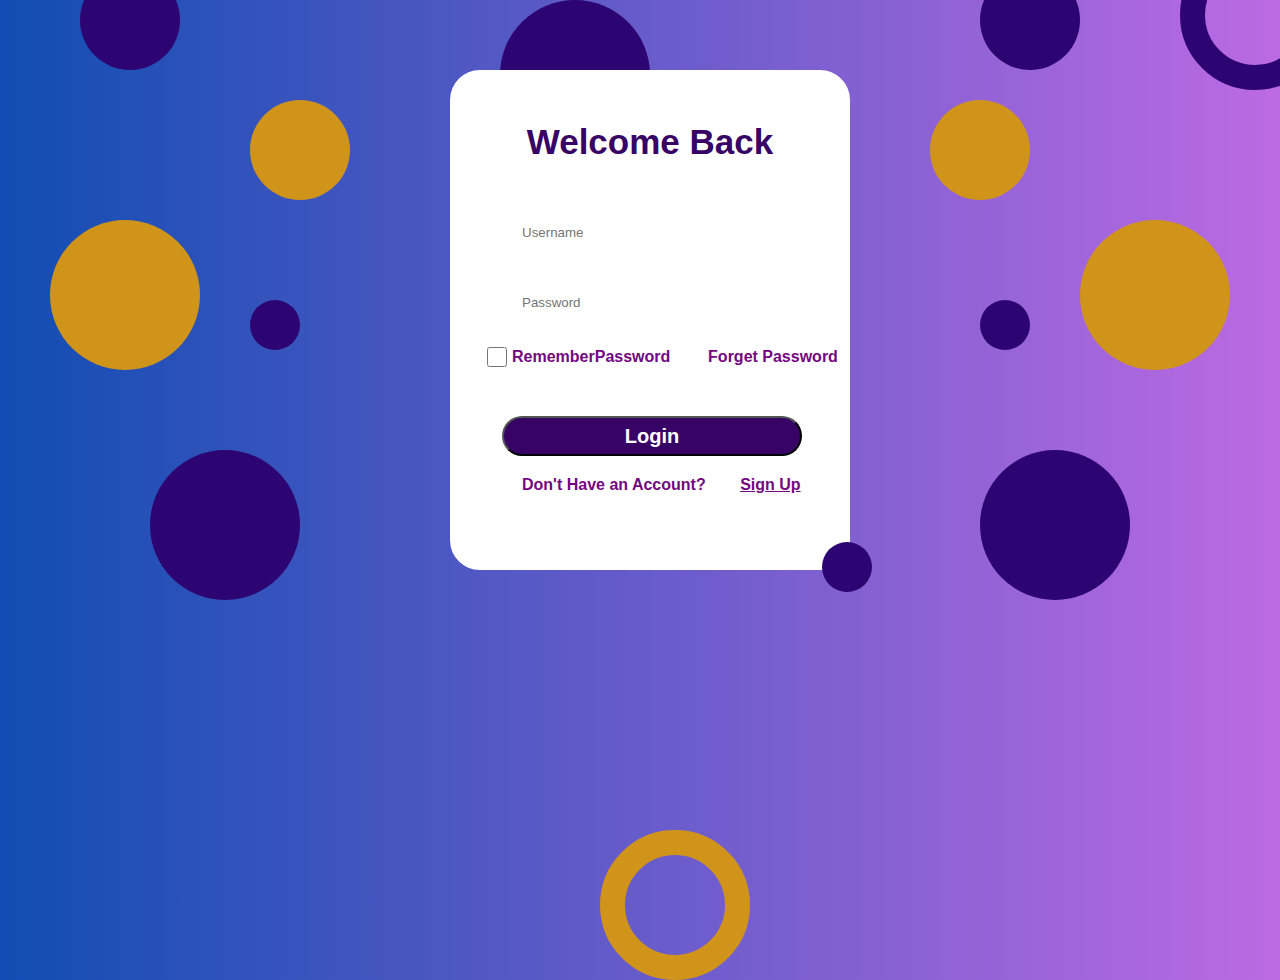
<file: focustrack images/index.html>
<!DOCTYPE html>
<html lang="en">
<head>
    <meta charset="UTF-8">
    <meta name="viewport" content="width=device-width, initial-scale=1.0">
    <title>Document</title>
    <link rel="stylesheet" href="https://cdnjs.cloudflare.com/ajax/libs/font-awesome/6.5.2/css/all.min.css" integrity="sha512-SnH5WK+bZxgPHs44uWIX+LLJAJ9/2PkPKZ5QiAj6Ta86w+fsb2TkcmfRyVX3pBnMFcV7oQPJkl9QevSCWr3W6A==" crossorigin="anonymous" referrerpolicy="no-referrer" />
    <link rel="stylesheet" href="index.css">
</head>
<body>
    <div class="circle1"></div>
    <div class="circle2"></div>
    <div class="circle3"></div>
    <div class="circle4"></div>
    <div class="circle5"></div>

    <!-- For Right Circle -->
    <div class="circle6"></div>
    <div class="circle7"></div>
    <div class="circle8"></div>
    <div class="circle9"></div>
    <div class="circle10"></div>
    <div class="circle11"></div>
    <div class="circle12"></div>
    <div class="circle13"></div>

    <div class="container">
        <div class="circle14"></div>
        <form action="">
            <h2 class="wel">Welcome Back</h2>
            <div class="inputs">
            <div class="username">
            <i class="fa-regular fa-user"></i>
            <input type="text" placeholder="Username" >
            </div>
            <div class="password">
                <i class="fa-solid fa-lock"></i> 
                <input type="password" placeholder="Password"><i class="fa-solid fa-eye-slash"></i>
            </div>
            </div>
            <input type="checkbox" class="checkbox" name="Remember" id=""><label class="remember">RememberPassword</label> &nbsp; &nbsp;<label class="forgetpassword">Forget Password</label>
            <br>
            <button  class="login-btn">Login</button><br>
           <label class="account">Don't Have an Account?</label> <a href="" class="Sign">Sign Up</a>
        </form>
    </div>
</body>
</html>
</file>
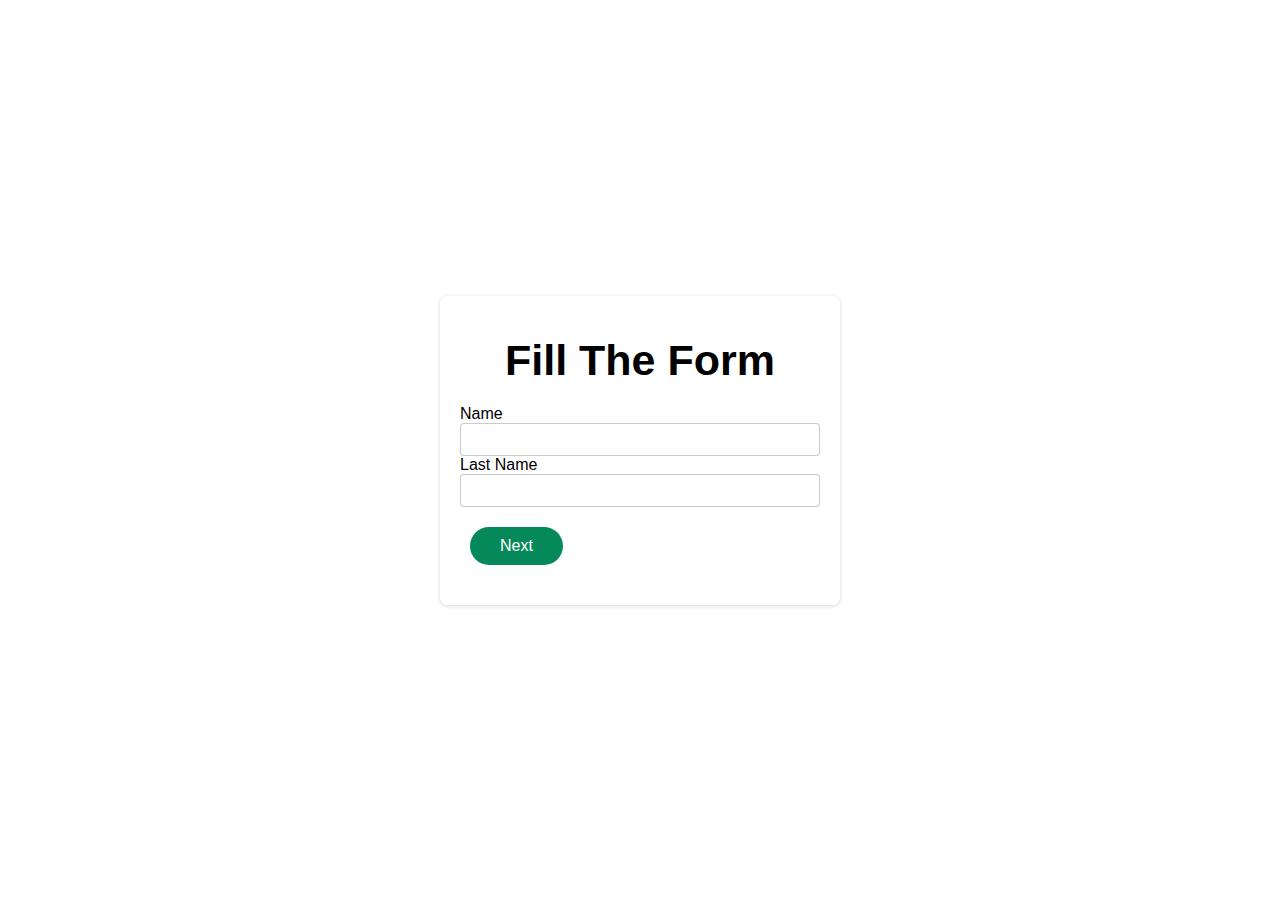
<file: Multi Step Form (validation)/index.html>
<!DOCTYPE html>
<html lang="en">
<head>
    <meta charset="UTF-8">
    <meta name="viewport" content="width=device-width, initial-scale=1.0">
    <title>Multi-Step Form</title>
    <link rel="stylesheet" href="index.css">
</head>
<body>
    <section>
        <div class="container">
           
            <form >
                <h1>Fill The Form</h1>
                <div class="step step-1 active">
                            <div class="form-group">
                                <label for="name">Name</label>
                                <input type="text"  id="name" name="name">  
                            </div>
                            <div class="form-group">
                                <label for="lname">Last Name</label>
                                <input type="text"  id="lname" name="lname">  
                            </div>
                            <button type="button" class="next-btn">Next</button>
                </div>
                <!-- Second  -->
                <div class="step step-2 ">
                    <div class="form-group">
                        <label for="email">E-Mail</label>
                        <input type="text"  id="email" name="email">  
                    </div>
                    <div class="form-group">
                        <label for="phone">Phone</label>
                        <input type="text"  id="phone" name="phone">  
                    </div>
                    <button type="button" class="prev-btn">Previous</button>
                    <button type="button" class="next-btn">Next</button>
                </div>
                <!-- Third -->
                <div class="step step-3 ">
                    <div class="form-group">
                        <label for="country">Country</label>
                        <input type="text"  id="country" name="country">  
                    </div>
                    <div class="form-group">
                        <label for="city">city</label>
                        <input type="text"  id="city" name="city">  
                    </div>
                    <button type="button" class="prev-btn">Previous</button>
                    <button type="submit" class="next-btn">Submit</button>
                </div>
                </div>
            </form>
        </div>
    </section>



    <script src="index.js"></script>
</body>
</html>
</file>
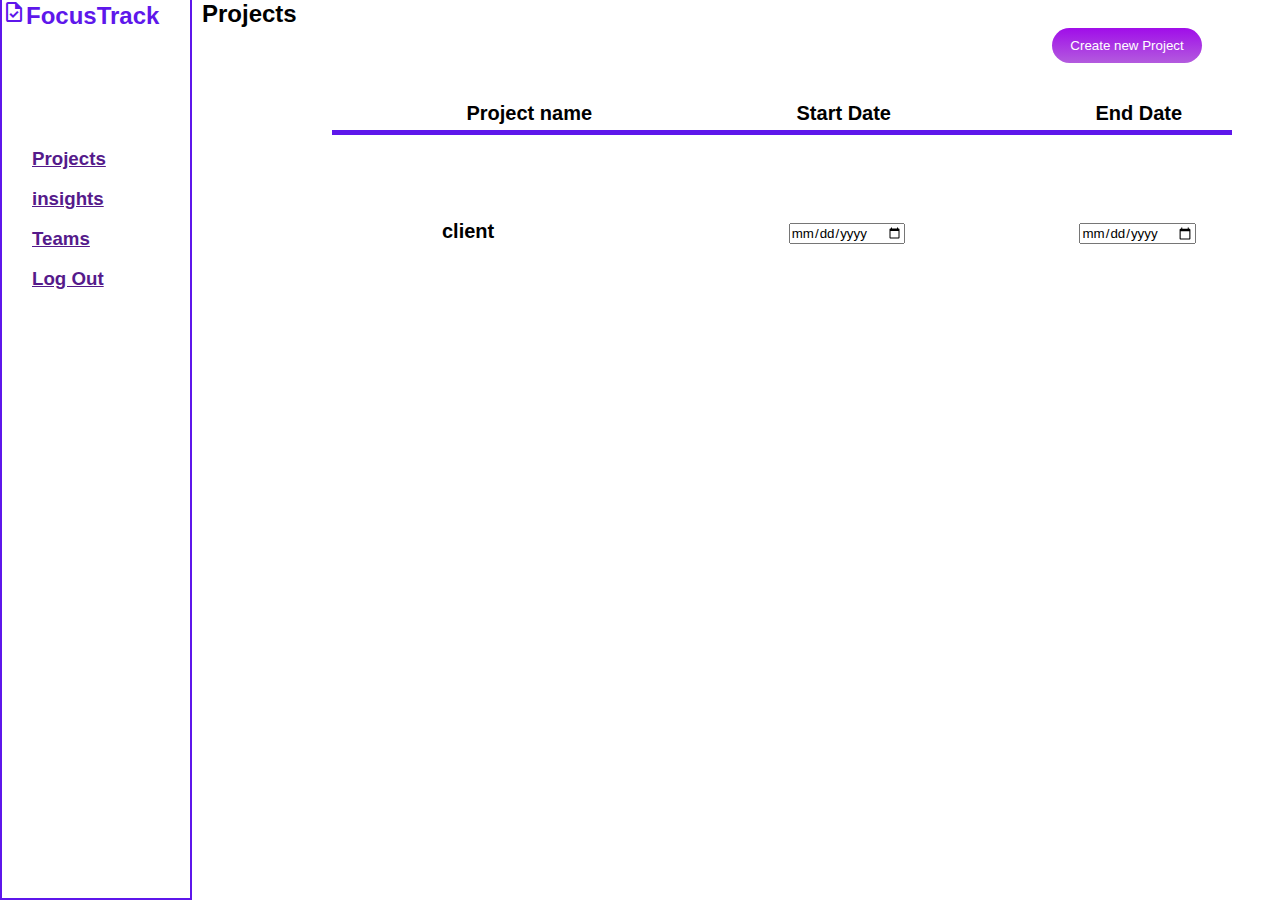
<file: focustrack images/project.html>
<!DOCTYPE html>
<html lang="en">
<head>
    <meta charset="UTF-8">
    <meta name="viewport" content="width=device-width, initial-scale=1.0">
    <title>Project</title>
    <link rel="stylesheet" href="https://fonts.googleapis.com/css2?family=Material+Symbols+Outlined:opsz,wght,FILL,GRAD@20..48,100..700,0..1,-50..200" />
    <link rel="stylesheet" href="project.css">
</head>
<body>
    <div class="container">
        <div class="left">
            <div class="top">
                <div class="logo">
                    <h2><span class="material-symbols-outlined">
                        task
                        </span><span class="lo">FocusTrack</span></h2>
                </div>
            <a href="">
                <h3>Projects</h3>
            </a>
            <a href="">
                <h3>insights</h3>
            </a>
            <a href="">
                <h3>Teams</h3>
            </a>    
            <a href="">
                <h3>Log Out</h3>
            </a>
        </div>
        <div class="right">
            <h2>Projects</h2>
            <button class="create">Create new Project</button>
            <label class="hi1">Project name</label>
            <label class="hi2">Start Date</label>
            <label class="hi3">End Date</label>
            
            <div class="col">
<div class="inp">
            <label >client</label>
            <input type="date" class="date">
            <input type="date" class="enddate">

            </div>
           
           </div>

        </div>
    </div>
</body>
</html>
</file>
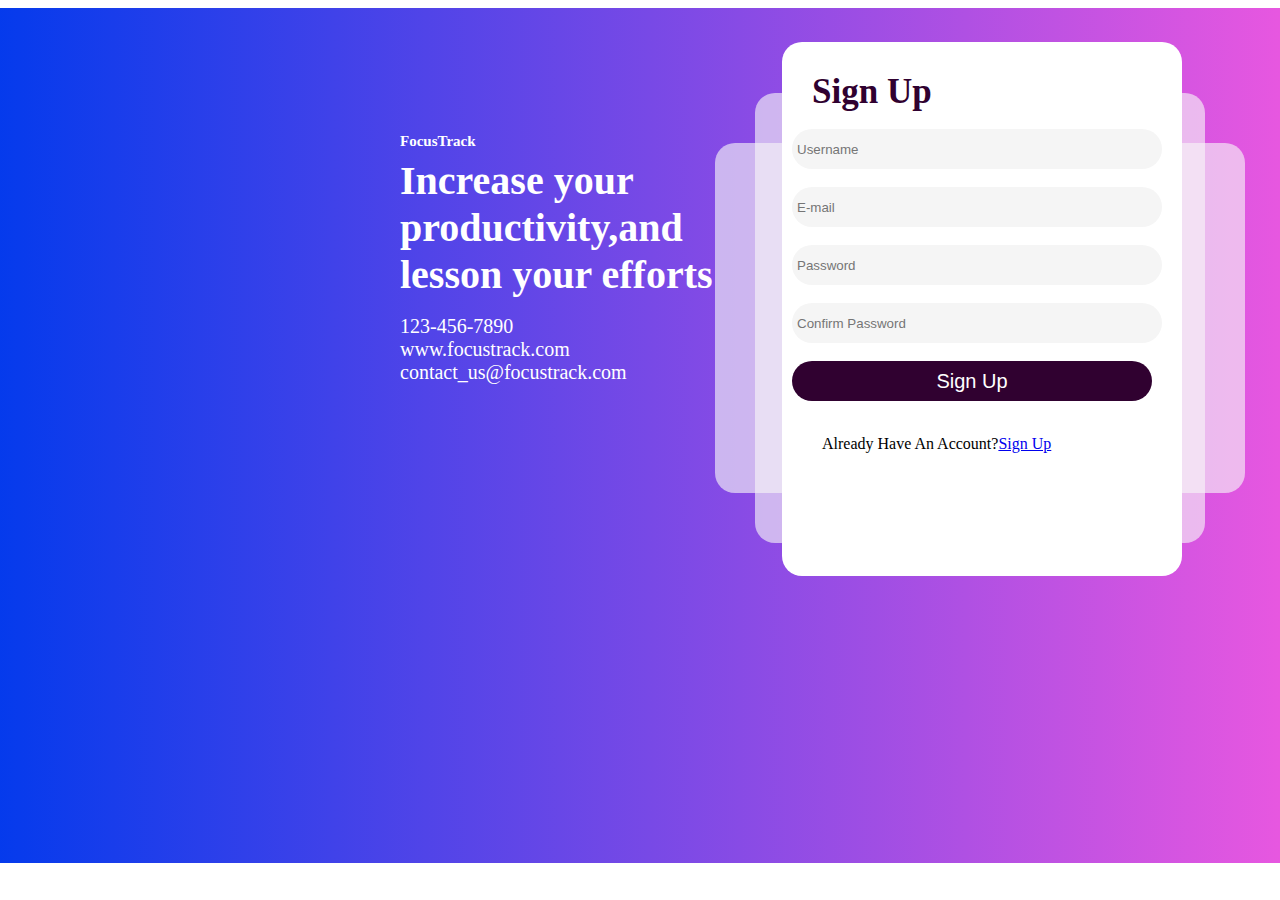
<file: focustrack images/sign.html>
<!DOCTYPE html>
<html lang="en">
<head>
    <meta charset="UTF-8">
    <meta name="viewport" content="width=device-width, initial-scale=1.0">
    <title>Document</title>
    <link rel="stylesheet" href="sign.css">
</head>
<body>
    <div class="main">
        <div class="left">
            
            <h5>FocusTrack</h5>
            <h1>Increase your <br> productivity,and <br> lesson your efforts</h1>
            <span>123-456-7890 <br> www.focustrack.com <br> contact_us@focustrack.com</span>
        
        </div>
        <!-- <div class="right"> -->
           
            <div class="back1">
                <div class="back2"> </div>
                <div class="back3"><form action="">
                    <h2>Sign Up</h2><br>
                    <input type="text" placeholder="Username"><br><br>
                    <input type="text" placeholder="E-mail"><br><br>
                    <input type="password" placeholder="Password"><br><br>
                    <input type="password" placeholder="Confirm Password"><br><br>
                    <input type="submit" value="Sign Up" class="sub"><br><br>
                    <p>Already Have An Account?<a href="#">Sign Up</a> </p>
                </form></div></div>
           
            
            
        </div>
    </div>
</body>
</html>
</file>
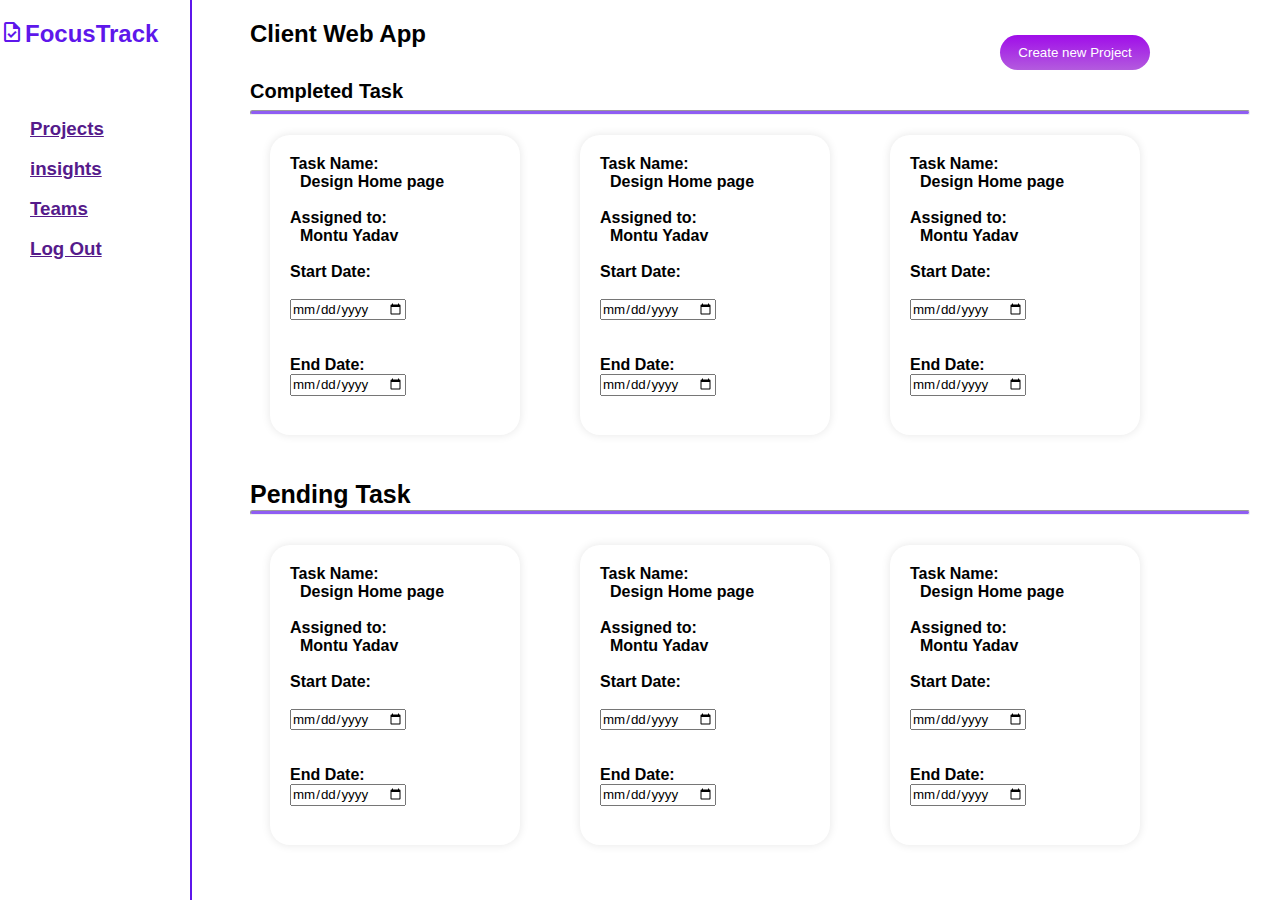
<file: focustrack images/task.html>
<!DOCTYPE html>
<html lang="en">
<head>
    <meta charset="UTF-8">
    <meta name="viewport" content="width=device-width, initial-scale=1.0">
    <title>Document
    </title>
    <link rel="stylesheet" href="https://fonts.googleapis.com/css2?family=Material+Symbols+Outlined:opsz,wght,FILL,GRAD@20..48,100..700,0..1,-50..200" />

    <link rel="stylesheet" href="task.css">
</head>
<body>
    <div class="left">
        <div class="top">
            <div class="logo">
                <h2><span class="material-symbols-outlined">
                    task
                    </span><span class="lo">FocusTrack</span></h2>
            </div>
        <a href="">
            <h3>Projects</h3>
        </a>
        <a href="">
            <h3>insights</h3>
        </a>
        <a href="">
            <h3>Teams</h3>
        </a>    
        <a href="">
            <h3>Log Out</h3>
        </a>
    </div>
    </div>
    <div class="right">
        <h2 class="web">Client Web App</h2>
        <h4 class="comp">Completed Task</h4>
        <button class="create">Create new Project</button>
        <hr>
        <div class="grid-cont">
        <div class="column">
        <div class="card">
            <h4>Task Name:</h4>
            <label >Design Home page</label><br>
            <br><h4>Assigned to: </h4>
           <label >Montu Yadav</label><br><br>
           <h4>Start Date: </h4><br>
           <input type="date">
           <br><br><br>
           <h4>End Date: </h4>
           
           <input type="date">
        </div>
        </div>
        <div class="column">
            <div class="card">
                <h4>Task Name:</h4>
                <label >Design Home page</label><br>
                <br><h4>Assigned to: </h4>
               <label >Montu Yadav</label><br><br>
               <h4>Start Date: </h4><br>
               <input type="date">
               <br><br><br>
               <h4>End Date: </h4>
               
               <input type="date">
            </div>
            </div>
        
            <div class="column">
                <div class="card">
                    <h4>Task Name:</h4>
                    <label >Design Home page</label><br>
                    <br><h4>Assigned to: </h4>
                   <label >Montu Yadav</label><br><br>
                   <h4>Start Date: </h4><br>
                   <input type="date">
                   <br><br><br>
                   <h4>End Date: </h4>
                   
                   <input type="date">
                </div>
                </div>
                <div class="pend">
                <h4 class="comp1">Pending Task</h4>
                <hr>
                <div class="column">
                    <div class="card">
                        <h4>Task Name:</h4>
                        <label >Design Home page</label><br>
                        <br><h4>Assigned to: </h4>
                       <label >Montu Yadav</label><br><br>
                       <h4>Start Date: </h4><br>
                       <input type="date">
                       <br><br><br>
                       <h4>End Date: </h4>
                       
                       <input type="date">
                    </div>
                    </div>
                    <div class="column">
                        <div class="card">
                            <h4>Task Name:</h4>
                            <label >Design Home page</label><br>
                            <br><h4>Assigned to: </h4>
                           <label >Montu Yadav</label><br><br>
                           <h4>Start Date: </h4><br>
                           <input type="date">
                           <br><br><br>
                           <h4>End Date: </h4>
                           
                           <input type="date">
                        </div>
                        </div>
                        <div class="column">
                            <div class="card">
                                <h4>Task Name:</h4>
                                <label >Design Home page</label><br>
                                <br><h4>Assigned to: </h4>
                               <label >Montu Yadav</label><br><br>
                               <h4>Start Date: </h4><br>
                               <input type="date">
                               <br><br><br>
                               <h4>End Date: </h4>
                               
                               <input type="date">
                            </div>
                            </div>
                   </div>
             
            </div>
    </div>
</body>
</html>
</file>
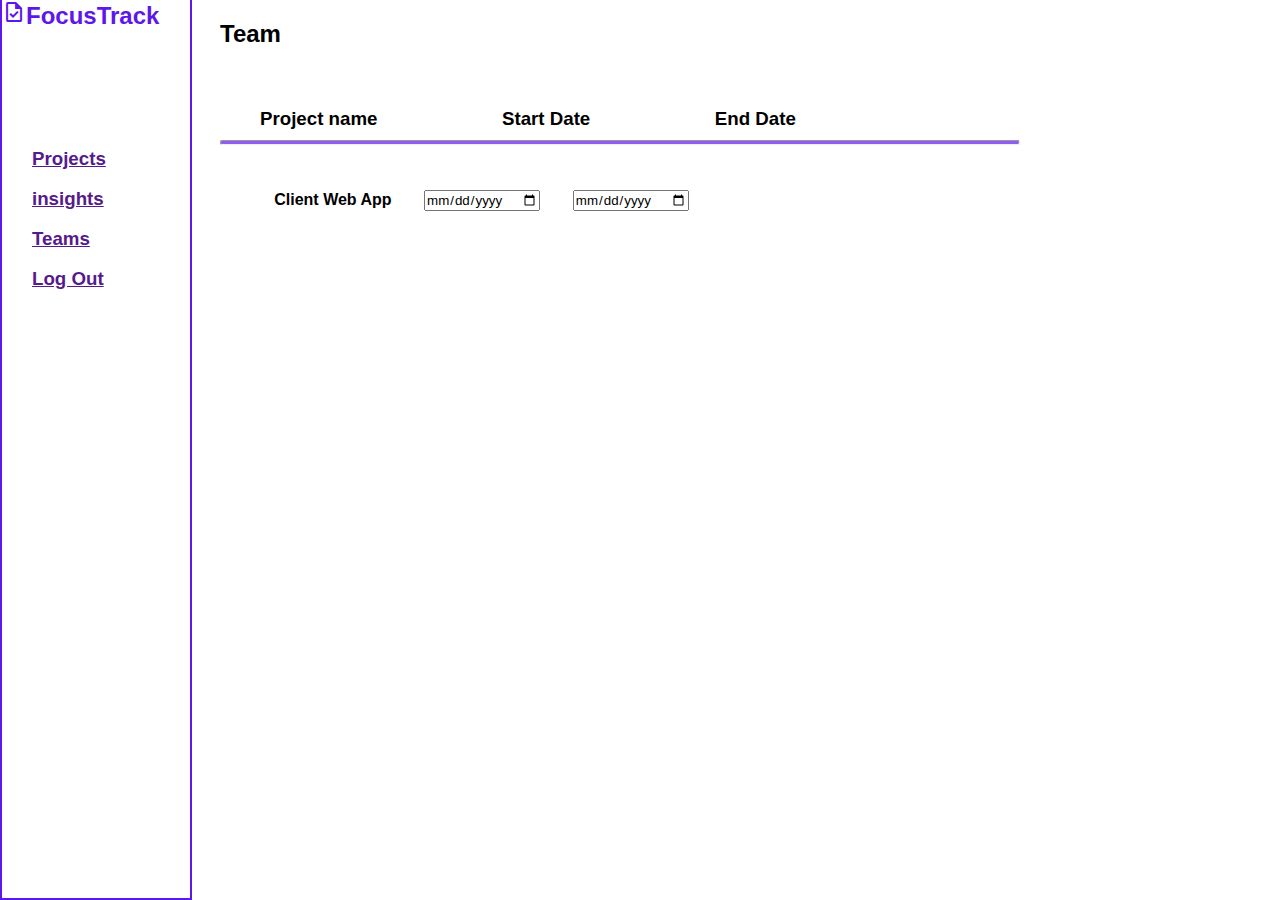
<file: focustrack images/team.html>
<!DOCTYPE html>
<html lang="en">
<head>
    <meta charset="UTF-8">
    <meta name="viewport" content="width=device-width, initial-scale=1.0">
    <title>Document</title>
    <link rel="stylesheet" href="https://fonts.googleapis.com/css2?family=Material+Symbols+Outlined:opsz,wght,FILL,GRAD@20..48,100..700,0..1,-50..200" />
    <link rel="stylesheet" href="team.css">
</head>
<body>
    
    <div class="container">
        <div class="left">
            <div class="top">
                <div class="logo">
                    <h2><span class="material-symbols-outlined">
                        task
                        </span><span class="lo">FocusTrack</span></h2>
                </div>
            <a href="">
                <h3>Projects</h3>
            </a>
            <a href="">
                <h3>insights</h3>
            </a>
            <a href="">
                <h3>Teams</h3>
            </a>    
            <a href="">
                <h3>Log Out</h3>
            </a>
        </div>
    </div>
    <div class="right">
        <h2>Team</h2>
        <h3>Project name</h3>
        <h3>Start Date</h3>
        <h3>End Date</h3>
        <hr>
        <h4>Client Web App</h4>
        <h4><input type="date" ></h4>
        <h4><input type="date"></h4> 
        <hr>
        

    </div>

</body>
</html>
<!-- .web
{
    position: relative;
    top:2px;
    left:40px;
}
.start input
{
    position: relative;
    top:-20px;
    left:300px;

}
.end input
{
    position: relative;
    top:-40px;
    left:500px;
} -->
</file>
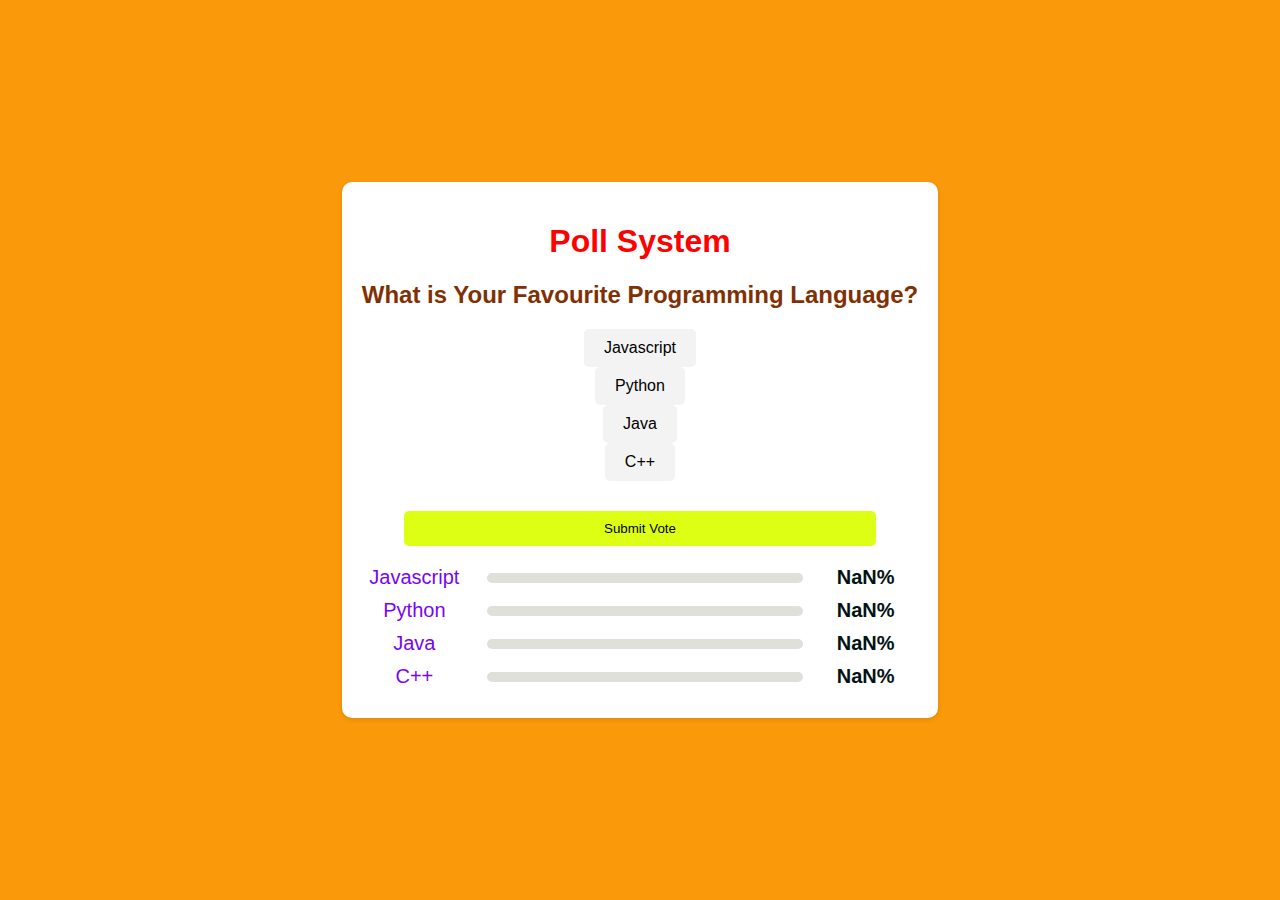
<file: poll system/pollsystem.html>
<!DOCTYPE html>
<html lang="en">
<head>
    <meta charset="UTF-8">
    <meta name="viewport" content="width=device-width, initial-scale=1.0">
    <title>Poll System</title>
    <link rel="stylesheet" href="pollsystem.css">
</head>
<body>
    <div class="container">
        <h1>Poll System</h1>
        <div class="poll">
            <h2>What is Your Favourite Programming Language? </h2>
            <div class="options">
                <div class="option">
                    <input type="radio" id="option1" name="poll" value="option1">
                    <label for="option1">Javascript</label>
                </div>
                <div class="option">
                    <input type="radio" id="option2" name="poll" value="option2">
                    <label for="option2">Python</label>
                </div>
                <div class="option">
                    <input type="radio" id="option3" name="poll" value="option3">
                    <label for="option3">Java</label>
                </div>
                <div class="option">
                    <input type="radio" id="option4" name="poll" value="option4">
                    <label for="option4">C++</label>
                </div>
            </div>
            <button onclick="submitVote()">Submit Vote</button>
            <div id="result"></div>
        </div>
    </div>
    <script src="pollsystem.js"></script>
</body>
</html>
</file>
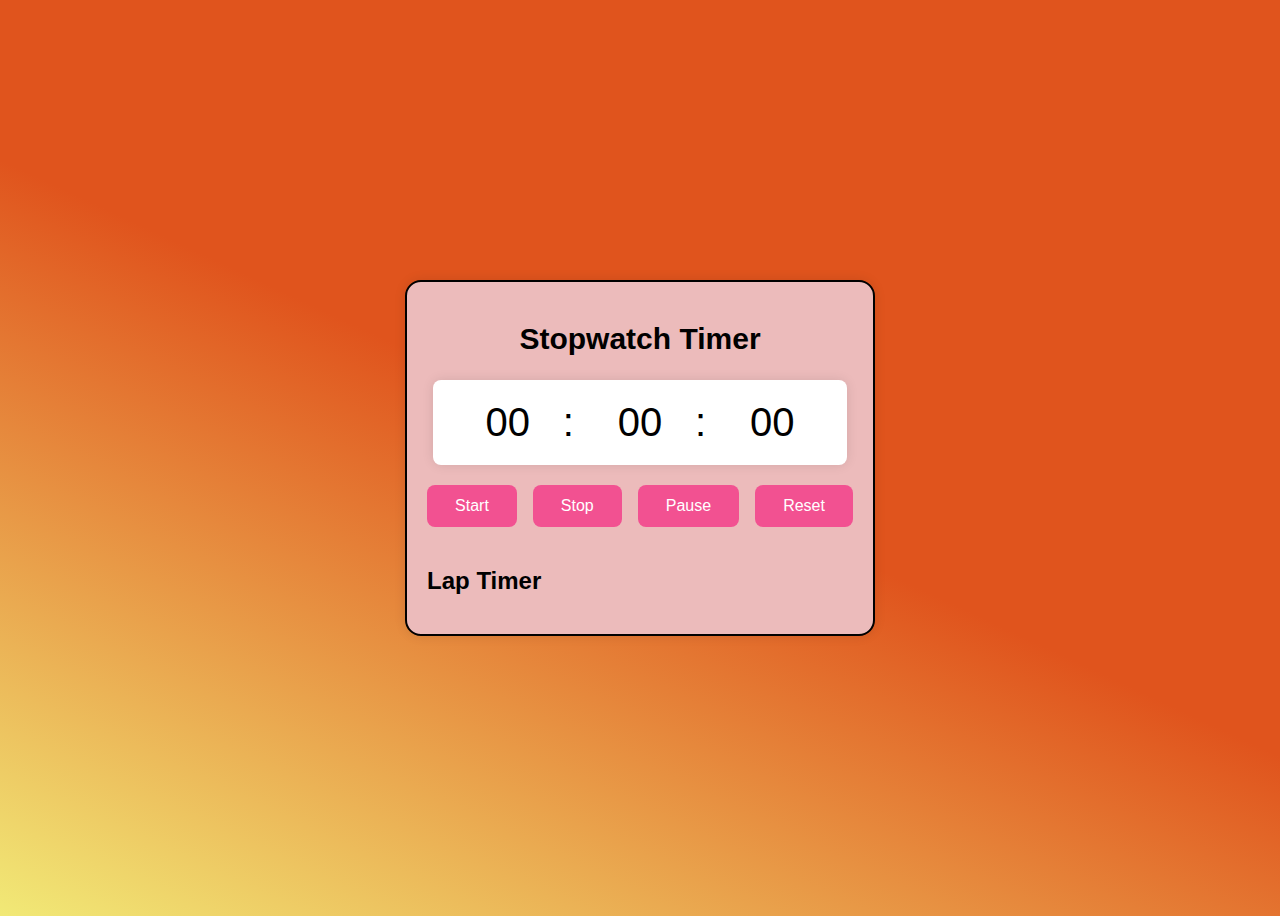
<file: stopwatch/stopwatch.html>
<!DOCTYPE html>
<html lang="en">
<head>
    <meta charset="UTF-8">
    <meta name="viewport" content="width=device-width, initial-scale=1.0">
    <title>Stoop Watch</title>
    <link rel="stylesheet" href="stopwatch.css">
</head>
<body>

    <div class="container">
        <h1 class="title">Stopwatch Timer</h1>
        <div class="stopwatch">
            <div class="timer">
                <span id="minutes">00</span>:
                <span id="seconds">00</span>:
                <span id="milliseconds">00</span>
            </div>
            <div class="control">
                <button id="startbtn">Start</button>
                <button id="stopbtn">Stop</button>
                <button id="pausebtn">Pause</button>
                <button id="resetbtn">Reset</button>
            </div>
            <div class="laps">
                <h2 class="lap-title">Lap Timer</h2>
                <ul id="laplist"></ul>
            </div>
        </div>
    </div>
    <script src="stopwatch.js"></script>
</body>
</html>
</file>
<file: focustrack images/index.css>
*
{
    margin:0;
    padding:0;
    box-sizing: border-box;
    font-family: 'Poppins', sans-serif;
}
body
{
    overflow-x: hidden;
    overflow-y: hidden;
    /* #114DB2,#7D5FD0 */
    background: linear-gradient(to right, #114DB2  ,#BC6AE2);
    height:100vh;
    width:100vw;
    
}
.wel
{
    position: relative;
    font-size: 35px;
    top:-20px;
    font-weight: bold;
    color:#370466;
}
.circle1
{
    position: absolute;
    height:100px;
    width:100px;
    background-color: #D1941B;
    border-radius:50%;
    top:100px;
    left:250px;
}

.circle2
{
    position: absolute;
    height:100px;
    width:100px;
    background-color:#2C0572 ;
    border-radius:50%;
    top:-30px;
    left:80px;
}
.circle3
{
    
    position: absolute;
    height:150px;
    width:150px;
    background-color: #D1941B;
    border-radius:50%;
    top:220px;
    left:50px;
}
.circle4
{
    position: absolute;
    height:150px;
    width:150px;
    background-color: #2C0572;
    border-radius:50%;
    top:450px;
    left:150px;
}
.circle5
{
    position: absolute;
    height:50px;
    width:50px;
    background-color: #2C0572;
    border-radius:50%;
    top:300px;
    left:250px;
}
.circle6
{
    position: absolute;
    height:100px;
    width:100px;
    background-color: #D1941B;
    border-radius:50%;
    top:100px;
    right:250px;
}

.circle7
{
    position: absolute;
    height:100px;
    width:100px;
    background-color:#2C0572 ;
    border-radius:50%;
    top:-30px;
    right:200px;
}
.circle8
{
    
    position: absolute;
    height:150px;
    width:150px;
    background-color: #D1941B;
    border-radius:50%;
    top:220px;
    right:50px;
}
.circle9
{
    position: absolute;
    height:150px;
    width:150px;
    background-color: #2C0572;
    border-radius:50%;
    top:450px;
    right:150px;
}
.circle10
{
    position: absolute;
    height:50px;
    width:50px;
    background-color: #2C0572;
    border-radius:50%;
    top:300px;
    right:250px;
}
.circle11
{
    position: absolute;
    height:150px;
    width:150px;
    background-color: #2C0572;
    border-radius:50%;
    top:0px;
    left:500px;
}
.circle12
{
    position: absolute;
    height:150px;
    width:150px;
    /* background-color: #2C0572; */
    border:25px solid #D1941B;
    border-radius:50%;
    bottom:-80px;
    left:600px;
}
.circle13
{
    position: absolute;
    height:150px;
    width:150px;
    
    /* background-color: #2C0572; */
    border:25px solid#2C0572;
    border-radius:50%;
    top:-60px;
    right:-50px;
}
.circle14
{
    position: relative;
    height:50px;
    width:50px;
    background-color: #2C0572;
    border-radius:50%;
    top:470px;
    left:370px;
}
.container{
    position: absolute;
    height:500px;
    width: 400px;
    border: 2px solid white;
    left:450px;
    top:70px;
    background-color: #FFFFFF;
    border-radius: 30px;
}
form h2{
    text-align: center;
}
form{
    padding: 20px;

}
.inputs
{
    position:relative;
    top:30px;
    left:50px;
}
.password
{
    position: relative;
    top:30px;
    

}
input{
    height:40px;
    width: 250px;
    border-radius: 30px;
    border: none;

}
.remember
{
    position: relative;
    top:80px;
    left:20px;
    color:#730781;
    font-weight: bolder;
    
}
.forgetpassword
{
    position: relative;
    top:80px;
    left:40px;
    color:#730781;
    font-weight: bolder;

}
.checkbox
{
    position: relative;
    height:20px;
    width:20px;
    top: 85px;
    left: 15px;
}
.login-btn
{
    position: relative;
    top:130px;
    left:30px;
    width: 300px;
    height: 40px;
    border-radius: 20px;
    font-size: 20px;
    font-weight: bold;
    background-color: #370466;
    color: #fff;
}
.account
{
    position: relative;
    top:150px;
    left:50px;
    color: #730781;
    font-weight: bolder;
}
.Sign
{
    position: relative;
    top:150px;
    left:80px;
    color: #730781;
    font-weight: bolder;
    
}
</file>
<file: Multi Step Form (validation)/index.css>
*
{
    margin:0;
    padding:0;
    box-sizing: border-box;
    text-decoration: none;
    list-style: none;
}
/* --------------------------------------------------------------------- */
body
{
    font-family: 'Gill Sans', 'Gill Sans MT', Calibri, 'Trebuchet MS', sans-serif;
}
section
{
    min-height: 100vh;
    width: 100%;
    display: flex;
    justify-content: center;
    align-items: center;
}
.container
{
    max-width:400px;
    width:90%;
    padding:20px;
    border-radius: 8px;
    box-shadow: rgba(0,0,0,0.16) 0px 1px 4px;
}
form h1
{
    text-align: center;
    font-size: 43px;
    padding:20px 0px;
}
.form-group input
{
    width: 100%;
    padding:5px;
    font-size: 18px;
    border-radius:4px;
    outline: none;
    border: 1.5px solid rgba(128,128,128,0.418);
}
button{
    padding:10px 30px;
    border:none;
    margin: 20px 10px;
    background: #05895b;
    color:#fff;
    font-size: 16px;
    cursor: pointer;
    border-radius: 30px;
    transition: 0.5s ease-out;
}
button.prev-btn
{
    background-color: rgba(140, 12,127);
    
}
button.prev-btn:hover
{
    background: transparent;
    border:1pxx solid  rgba(140, 12,127);
}
button:hover{
    opacity: 0.8;
    background-color: transparent;
    border: 1px solid;
    color: #111;
}
.step
{
    display: none;
}
.active
{
    display: block;
}
</file>
<file: focustrack images/project.css>
*
{
        margin:0;
    padding: 0;
    box-sizing: border-box;
    font-family: 'Poppins', sans-serif;
}
html, body{
    /* display: flex; */
    height: 100vh;
    width: 100vw;
    overflow-x: hidden;
    overflow-y: hidden;
}
.lo
{
    color:#5E17EB;
}
.material-symbols-outlined
{
    color:#5E17EB;
}

.left
{
    position: absolute;
    /* top:20px; */
    /* left:20px; */
    height:100vh;
    width:15vw;
    border:2px solid #5E17EB;
    border-top: none;
}
.right
{
    position: absolute;
    top:0px;
    left:200px;
    height:100vh;
    width:100vw;
    /* border:2px solid  green; */
    

}
a{
    position: relative;
    margin:10px;
    top:100px;
    left:30px;
}
label{
    position: relative;
    /* padding:110px; */
    margin:100px;
    top:70px;
    font-size: 20px;
    font-weight: bold;
    left:10px;
}
.col
{

    position:absolute;
    width:900px;
    height:5px;
    left:130px;
    top:130px;
    background-color: #5E17EB;
}
.create
{
    position: relative;
    left: 850px;
    width:150px;
    height:35px;
    background:linear-gradient(#a00de9,#B35BDE);
    border-radius: 20px;
    color:white;
    border:none;
}
.inp
{
    position: relative;
    top:20px;
}
.date
{
    position: relative;
    top:70px;
    left:200px;
}
.enddate
{
    position: relative;
    top:70px;
    left:370px;
}
</file>
<file: focustrack images/sign.css>
.main
{
    position: absolute;
    background:linear-gradient(to right,rgba(3, 57, 236, 0.993),rgb(231, 87, 224));
    height:95vh;
    width: 100vw;
    left:0px;
    /* border: 2px solid black; */
}
.left
{
    position: relative;
    left: 350px;
    /* border:2px solid black; */
    width:400px;
    height:450px;
    top:80px;
}




.back1
{
    position: relative;
    left: 715px;
    height:350px;
    width:530px;
    /* border:2px solid black; */
    background-color: rgba(247, 247, 247, 0.623);
    top:-340px;
    /* background-color:#FFF; */
    border-radius: 20px;
}
.back2
{
    position: relative;
    left: 40px;
    height:450px;
    width:450px;
    /* border:2px solid black; */
    /* background-color: rgba(209, 59, 59, 0.5); */
    /* background-color: rgba(247, 247, 247, 0.884); */
    background-color: rgba(247, 247, 247, 0.623);
    
    top:-50px;
    /* background-color:#FFF; */
    border-radius: 20px;
}
.back3
{
    position: relative;
    left: 67px;
    height:534px;
    width:400px;
    /* border:2px solid black; */
    background-color: rgba(238, 28, 28, 0.5);
    
    top:-580px;
    background-color:#FFF;
    border-radius: 20px;
}
h1{
    position: relative;
    left:50px;
    font-size: 40px;
    color:#fff;
}
h2{
    position:relative;
    top:30px;
    left:30px;
    font-size:35px;
    color:rgb(48, 1, 48);
}
h5{
    position: relative;
    left:50px;
    top:20px;
    font-size:15px;
    color:#fff;
}
span
{
    position: relative;
    left:50px;
    top:-10px;
    font-size: 20px;
    color:#fff;
}




input{
    position: relative;
    left:10px;
    height:30px;
    width:90%;
    border-radius: 20px;
    background-color: whitesmoke;
    border:none;
    padding:5px;
}
p{
    position: relative;
    left:40px;
}
.sub
{
    background-color: rgb(48, 1, 48);
    color:white;
    font-size:20px;
    height:40px;
}
</file>
<file: focustrack images/task.css>
*
{
    margin:0;
    padding: 0;
    box-sizing: border-box;
    font-family: 'Poppins', sans-serif;
}
html, body{
    /* display: flex; */
    height: 100vh;
    width: 100vw;
    overflow-x: hidden;
    overflow-y: hidden;
}
.lo
{
    color:#5E17EB;
    position: absolute;
    top:20px;
    left:25px
}
.material-symbols-outlined
{
    color:#5E17EB;
    position: absolute;
    top:20px;
}
.left
{
    position: absolute;
    /* top:20px; */
    /* left:20px; */
    height:100vh;
    width:15vw;
    border:2px solid #5E17EB;
    border-top: none;
    border-bottom: none;
    border-left: none;
}
.pend
{
    position: absolute;
    top:400px;
}
.comp1
{
    position:absolute;
    top:80px;
    left:0px;
    font-size:25px;
}
a{
    position: relative;
    margin:10px;
    top:100px;
    left:30px;
}
label{
    position: relative;
    padding:10px;
    /* margin:20px; */
    /* top:70px; */
    /* font-size: 20px; */
    font-weight: bold;
    /* left:10px; */
}
.right
{
    position: absolute;
    left:250px;
}
.web
{
    position: absolute;
    width:200px;
    top:20px;
}
.comp
{
    position: absolute;
    width:200px;
    top:80px;
    font-size: 20px;
}
.right hr
{
    position: absolute;
    width:1000px;   
    height:5px; 
    background-color: #8f5df3;
    border-radius: 20px;
    top:110px;
}
.grid-cont
{
    display: grid;
    grid-template-columns: repeat(3, 1fr);
    grid-gap: 20px;
  
}
.pend
{
    display: grid;
    grid-template-columns: repeat(3, 1fr);
    grid-gap: 20px;
  
}
.create
{
    position: relative;
    left: 750px;
    width:150px;
    height:35px;
    background:linear-gradient(#a00de9,#B35BDE);
    border-radius: 20px;
    color:white;
    border:none;
    top:35px;
    cursor:pointer;
}
.card {
    background-color: #fff;
    position: relative;
    padding: 20px;
    box-shadow: 0 0 10px rgba(0,0,0,0.1);
    height:300px;
    width:250px;
    top:80px;
    margin:20px;
    /* border:2px solid black; */
    border-radius: 20px;;
  }
  .pend .card{
    background-color: #fff;
    position: relative;
    padding: 20px;
    box-shadow: 0 0 10px rgba(0,0,0,0.1);
    height:300px;
    width:250px;
    top:125px;
    margin:20px;
    /* border:2px solid black; */
    border-radius: 20px;;
  }
</file>
<file: focustrack images/team.css>
*
{
        margin:0;
    padding: 0;
    box-sizing: border-box;
    font-family: 'Poppins', sans-serif;
}
html, body{
    /* display: flex; */
    height: 100vh;
    width: 100vw;
    overflow-x: hidden;
    overflow-y: hidden;
}
.lo
{
    color:#5E17EB;
}
.material-symbols-outlined
{
    color:#5E17EB;
}
.left
{
    position: absolute;
    /* top:20px; */
    /* left:20px; */
    height:100vh;
    width:15vw;
    border:2px solid #5E17EB;
    border-top: none;
}
.right
{
    position: absolute;
    top:0px;
    left:200px;
    height:100vh;
    width:100vw;
    /* border:2px solid  green; */
    

}
a{
    position: relative;
    margin:10px;
    top:100px;
    left:30px;
}
.right h2
{
    position: relative;
    left:20px;
    top:20px;
}
.right h3{
    position: relative;
    display:inline-block;
    left:0px;
    top:20px;
    margin: 60px;
    
}
.right hr
{
    position: absolute;
    width:800px;   
    height:5px; 
    background-color: #8f5df3;
    border-radius: 60px;
    top:140px;
    left:20px;
}
.right h4 
{
    position:relative;
    display:inline-block;
    top:100px;
    left:-600px;
    margin: 2px;
    padding:12px;
   
}
.end
{
    /* position: relative;
    left:20px; */
}
</file>
<file: poll system/pollsystem.css>
body
{
    background-color: #fa9909;
    font-family: Arial,sans-serif;
    margin: 0;
    padding: 0;
    display: flex;
    justify-content: center;
    align-items: center;
    height:100vh;
}
.container
{
    background-color: #ffffff;
    padding:20px;
    border-radius: 10px;
    box-shadow: 0 2px 5px rgba(0, 0, 0, 0.1);
    text-align: center;
    animation: cardAnimation 1s ease-in-out;
}

@keyframes cardAnimation
{
    0%{
        transform: scale(0);
        opacity: 0;
    }
    100%{
transform: scale(1);
opacity: 1;
    }
}
h1{
    color:red;
    font-size:32px;
    opacity: 1;
}
.poll
{
    margin-top: 20px;
}
h2{
    color:rgb(128, 49, 4);
    font-size: 24px;
    margin-bottom:20px;
}
.options
{
    display: flex;
    flex-direction: column;
    align-items:center;
}
.options{
    margin-bottom: 10px;

}
input[type="radio"]{
    display: none;

}
label{
    display:inline-block;
    background-color: #f3f3f3;
    padding:10px 20px;
    border-radius: 5px;
    cursor: pointer;
    transition:background-color 0.3s;
}

.options{
    color:black;
}
.option:hover{
    background-color: orange;
    
    
}
.option input[type="radio"]:checked + label{
    background-color: blue ;
    color:#fff;
}
button {
    background-color: #dcff14;
    color:#030000;
    padding:10px 200px;
    border:none;
    margin-top: 20px;
    border-radius: 5px;
    cursor:pointer;
    transition: background-color 0.3s;
}
button:hover{
    background-color: #ff000d;
    color:#fff;

}
#result{
    margin-top:20px;
    font-size:20px;
    color:#7605f7;
    display:flex;
    flex-direction: column;
    flex-direction:center;
}
.option-result
{
    display: flex;
    align-items: center;
    margin-bottom: 10px;
    width:100%;
}
.option-text
{
    flex:1;
}
.bar-container
{
    flex:3;
    background-color: #dfe0d9;
    height: 10px;
    margin-left: 20px;
    border-radius: 5px;
    overflow: hidden;
}
.bar
{
    height:100%;
    background-color: #ff000d;
    width: 0;
    transition: width 0.5s ease-in-out;
}
.percentage
{
    flex:1;
    margin-left: 10px;
    font-weight: bold;
    color: rgb(1, 19, 19);
}
</file>
<file: stopwatch/stopwatch.css>
body{
    background:linear-gradient(25deg,#ebdf38af,#e0541d 50%);
    display:flex;
    justify-content: center;
    align-items:center;
    min-height: 100vh;
    font-family: sans-serif;
}
.container
{
    background-color:#ecbbbb;
    border-radius: 16px;
    padding: 20px;
    border:2px solid black;
    box-shadow: 0 0 12px rgba(0, 0, 0, 0.1);
    display: flex;
    flex-direction: column;
    align-items: center;    
}
.title
{
    font-size: 30px;
    margin-bottom:1.5rem;
}
.stopwatch
{
    display: flex;
    flex-direction: column;
    align-items: center;
    gap: 20px;
}
.timer
{
    font-size: 40px;
    background-color: #ffffff;
    padding: 20px;
    border-radius: 8px;
    box-shadow: 0 0 12px rgba(0, 0, 0, 0.1);
    animation: pulse 1.5s infinite alternate;
}
@keyframes pulse
{
    from{
        transform: scale(1);
    }
    to{
        transform: scale(1.05);
    }
}
.timer span{
    width:110px;
    display: inline-block;
    text-align: center;
}
.control
{
    display: flex;
    gap: 1rem;
}
button 
{
    padding: 0.75rem 1.75rem;
    font-size: 1rem;
    background-color: #f25191;
    color:#ffffff;
    border:none;
    border-radius: 8px;
    cursor:pointer;
    transition:  background-color 0.3s ease-in-out;
}
button:hover{
    background-color:#e61919;
}
.lap-title
{
    font-size: 1.5rem;
}
.laps
{
    width:100%;

}
ul{
    list-style-type: none;
    padding:0;
    margin:0;
    overflow-y: auto;
    max-height: 200px;
    background-color: #ffffff;
    border-radius: 8px;
    box-shadow: 0 0 12px rgba(0, 0, 0, 0.1);
}
li{
    padding:1rem;
    border-bottom: 1px solid #e0e0e0;
}
li:last-child
{
    border-bottom: none;
}
li span{
    font-weight: 700;
}
</file>
